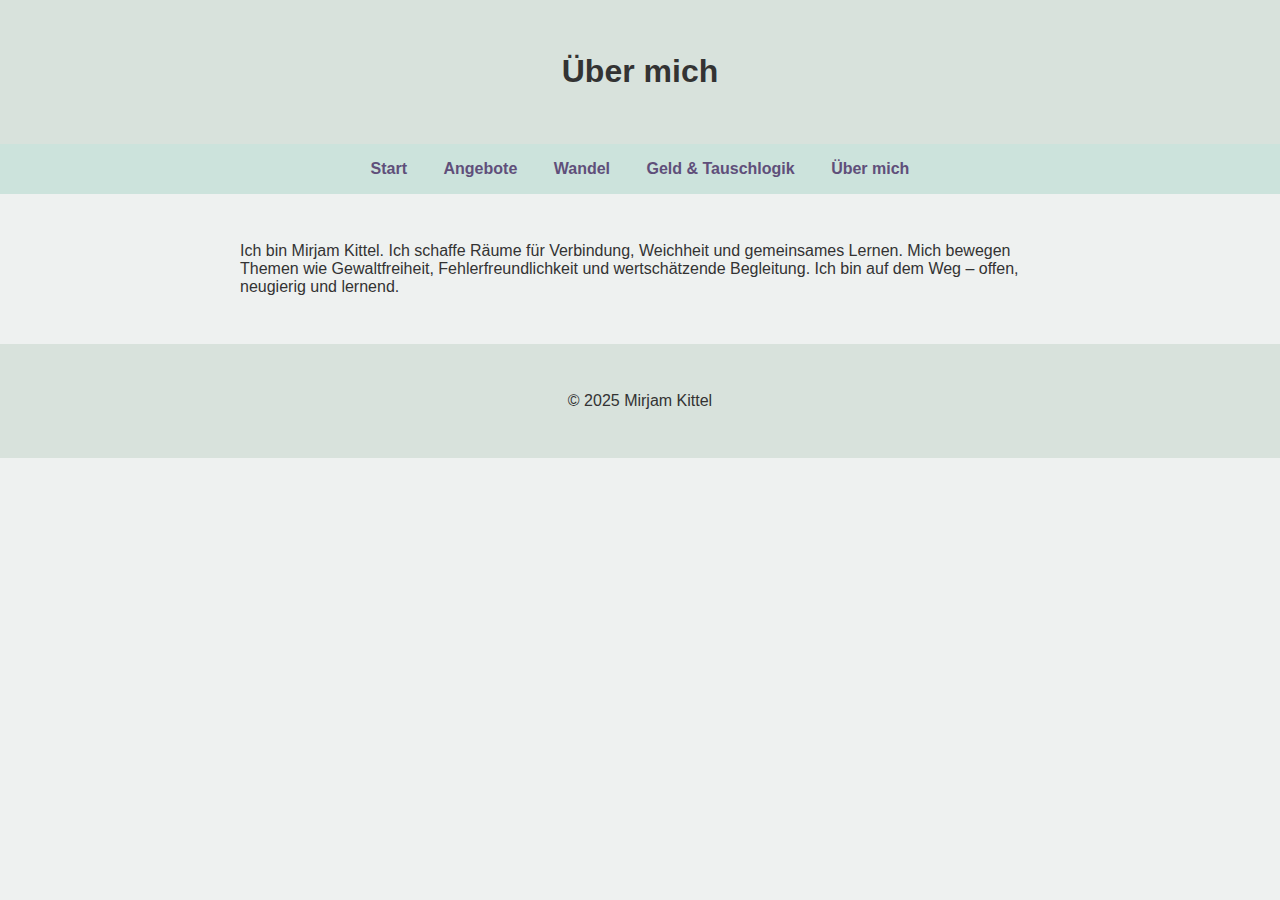
<file: about.html>
<!DOCTYPE html>
<html lang="de">
<head>
  <meta charset="utf-8">
  <meta name="viewport" content="width=device-width, initial-scale=1">
  <title>Über mich – systemischer-wandel.de</title>
  <meta name="description" content="Wer ich bin, was mich bewegt und wie ich begleite.">
  <style>
    body { margin: 0; font-family: sans-serif; background: #eef1f0; color: #333; }
    header, footer { background: #d8e2dc; padding: 2em 1em; text-align: center; }
    nav { background: #cce3dc; padding: 1em; text-align: center; }
    nav a { margin: 0 1em; color: #5f4f7a; text-decoration: none; font-weight: bold; }
    main { padding: 2em; max-width: 800px; margin: auto; }
  </style>
</head>
<body>
  <header>
    <h1>Über mich</h1>
  </header>
  <nav>
    <a href="start.html">Start</a>
    <a href="angebot.html">Angebote</a>
    <a href="wandel.html">Wandel</a>
    <a href="geld.html">Geld & Tauschlogik</a>
    <a href="about.html">Über mich</a>
  </nav>
  <main>
    <p>Ich bin Mirjam Kittel. Ich schaffe Räume für Verbindung, Weichheit und gemeinsames Lernen. Mich bewegen Themen wie Gewaltfreiheit, Fehlerfreundlichkeit und wertschätzende Begleitung. Ich bin auf dem Weg – offen, neugierig und lernend.</p>
  </main>
  <footer>
    <p>&copy; 2025 Mirjam Kittel</p>
  </footer>
</body>
</html>
</file>
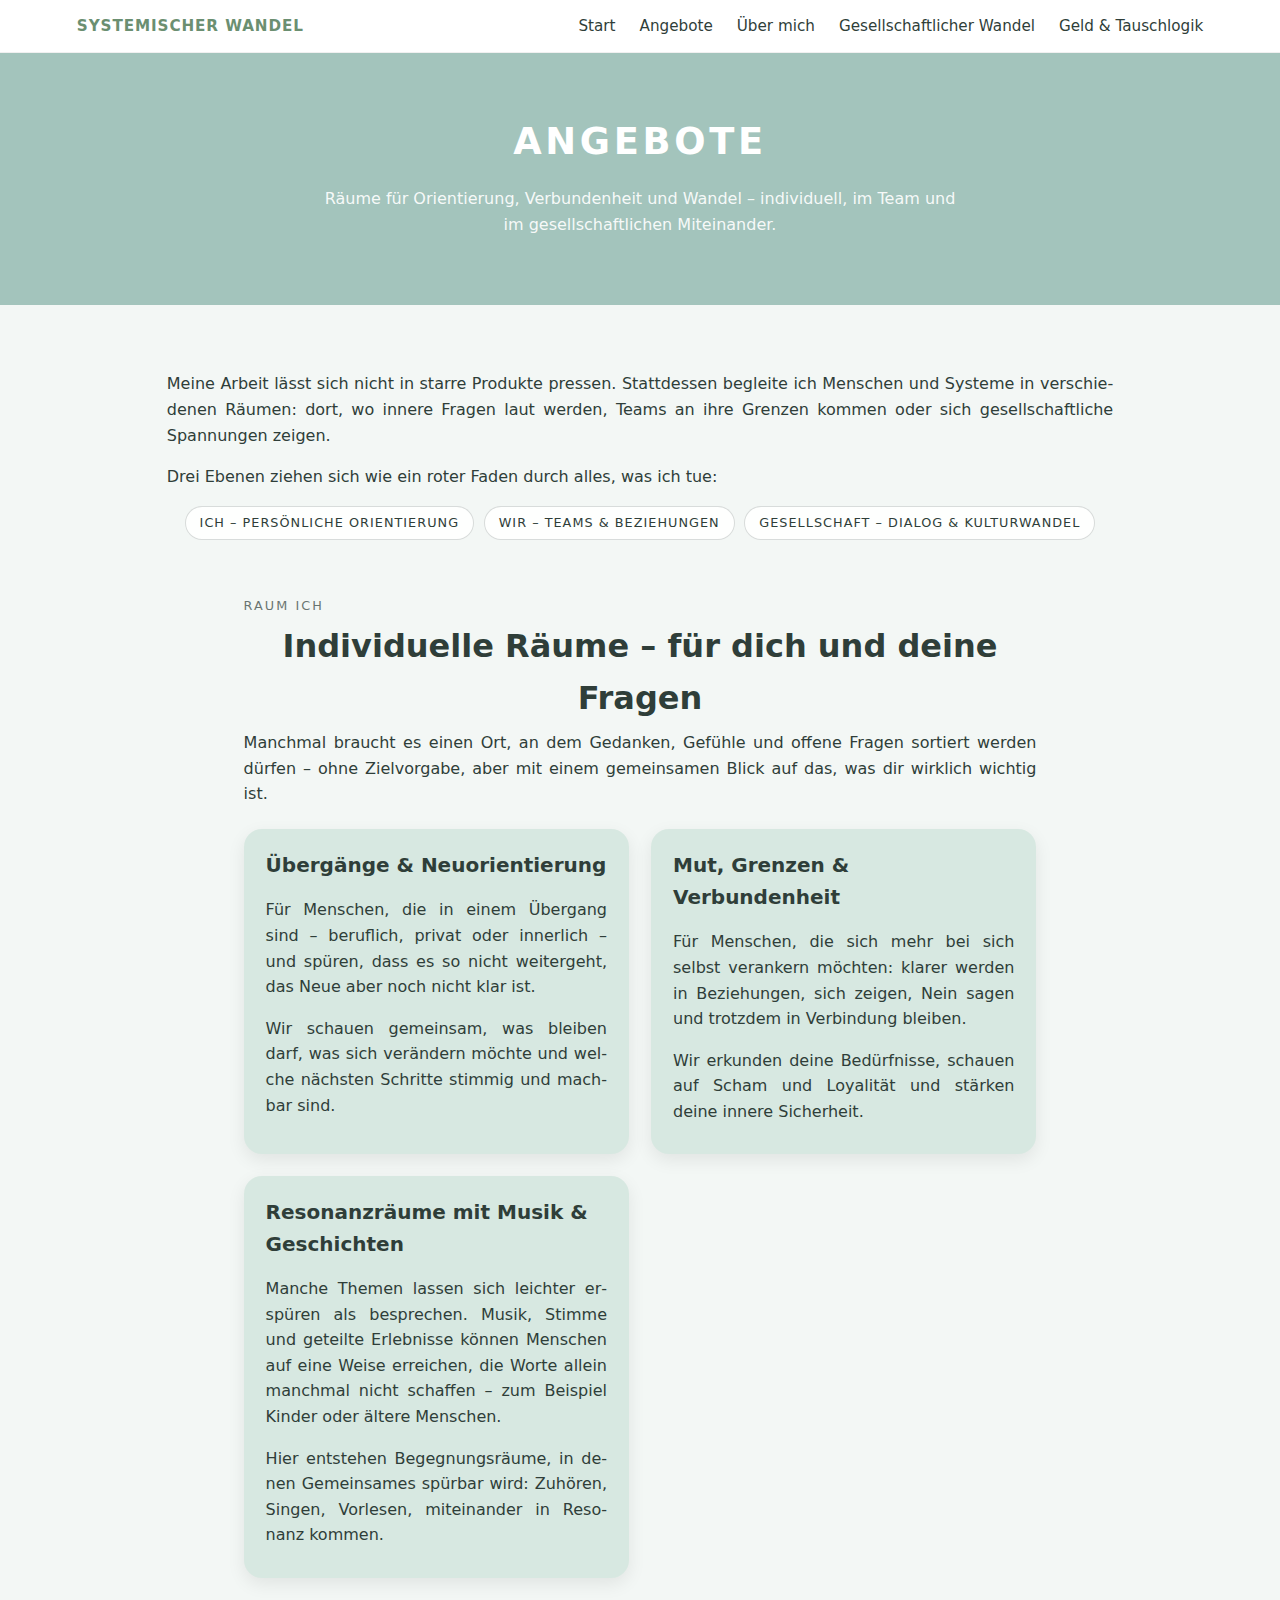
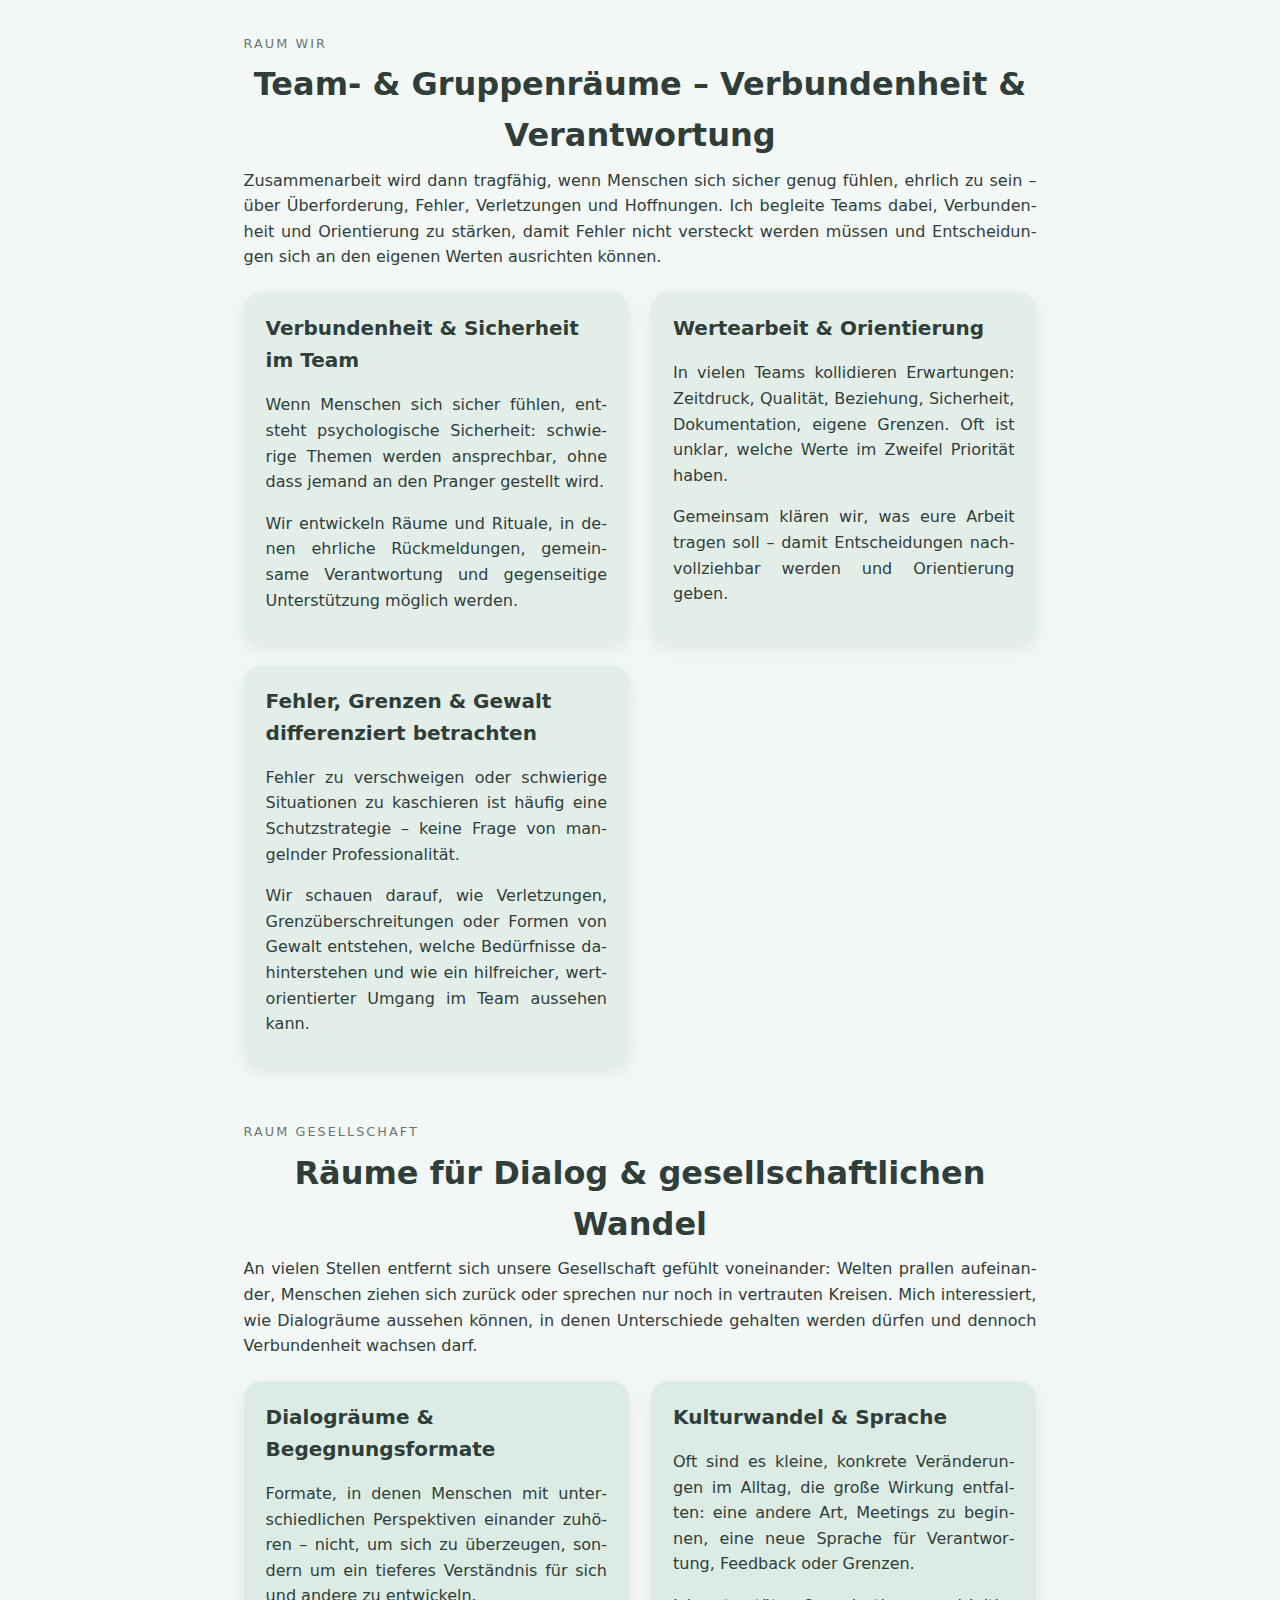
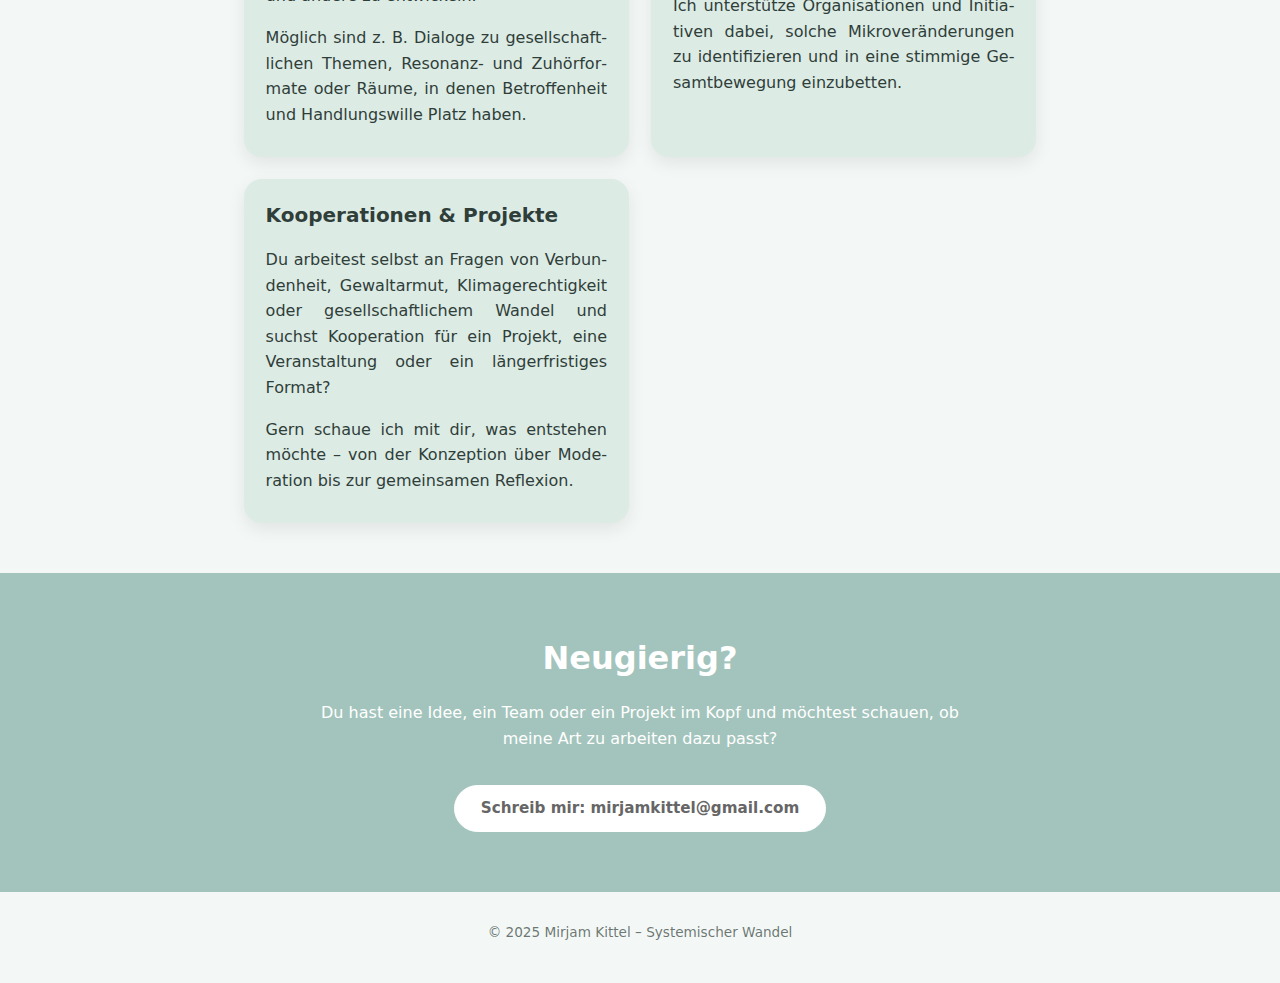
<file: angebote.html>
<!DOCTYPE html>
<html lang="de">
<head>
  <meta charset="UTF-8" />
  <meta name="viewport" content="width=device-width, initial-scale=1.0" />
  <title>Angebote – Systemischer Wandel</title>
  <link rel="stylesheet" href="styles.css" />
</head>

<body>
  <!-- Header -->
  <header>
    <div class="logo-text">SYSTEMISCHER WANDEL</div>
    <button class="nav-toggle" aria-label="Menü öffnen">☰</button>
    <nav>
      <a href="index.html">Start</a>
      <a href="angebote.html">Angebote</a>
      <a href="ueber-mich.html">Über mich</a>
      <a href="gesellschaftlicher-wandel.html">Gesellschaftlicher Wandel</a>
      <a href="geld-und-tauschlogik.html">Geld &amp; Tauschlogik</a>
    </nav>
  </header>

  <!-- Hero -->
  <section class="hero">
    <div class="hero-inner">
      <h1>ANGEBOTE</h1>
      <p>
        Räume für Orientierung, Verbundenheit und Wandel – individuell, im Team
        und im gesellschaftlichen Miteinander.
      </p>
    </div>
  </section>

  <!-- Angebots-Inhalt -->
  <section>
    <!-- Einleitung -->
    <div class="offer-intro">
      <p>
        Meine Arbeit lässt sich nicht in starre Produkte pressen. Stattdessen
        begleite ich Menschen und Systeme in verschiedenen Räumen: dort, wo
        innere Fragen laut werden, Teams an ihre Grenzen kommen oder sich
        gesellschaftliche Spannungen zeigen.
      </p>
      <p>
        Drei Ebenen ziehen sich wie ein roter Faden durch alles, was ich tue:
      </p>

      <div class="badge-row">
        <span class="badge">ICH – persönliche Orientierung</span>
        <span class="badge">WIR – Teams &amp; Beziehungen</span>
        <span class="badge">GESELLSCHAFT – Dialog &amp; Kulturwandel</span>
      </div>
    </div>

    <!-- ICH -->
    <div class="offer-section">
      <div class="offer-label">RAUM ICH</div>
      <h2>Individuelle Räume – für dich und deine Fragen</h2>
      <p>
        Manchmal braucht es einen Ort, an dem Gedanken, Gefühle und offene
        Fragen sortiert werden dürfen – ohne Zielvorgabe, aber mit einem
        gemeinsamen Blick auf das, was dir wirklich wichtig ist.
      </p>

      <div class="offer-grid">
        <!-- Karte 1 -->
        <div class="offer-card offer-card--ich">
          <h3>Übergänge &amp; Neuorientierung</h3>
          <p>
            Für Menschen, die in einem Übergang sind – beruflich, privat oder
            innerlich – und spüren, dass es so nicht weitergeht, das Neue aber
            noch nicht klar ist.
          </p>
          <p>
            Wir schauen gemeinsam, was bleiben darf, was sich verändern möchte
            und welche nächsten Schritte stimmig und machbar sind.
          </p>
        </div>

        <!-- Karte 2 -->
        <div class="offer-card offer-card--ich">
          <h3>Mut, Grenzen &amp; Verbundenheit</h3>
          <p>
            Für Menschen, die sich mehr bei sich selbst verankern möchten:
            klarer werden in Beziehungen, sich zeigen, Nein sagen und trotzdem
            in Verbindung bleiben.
          </p>
          <p>
            Wir erkunden deine Bedürfnisse, schauen auf Scham und Loyalität und
            stärken deine innere Sicherheit.
          </p>
        </div>

        <!-- Karte 3 -->
        <div class="offer-card offer-card--ich">
          <h3>Resonanzräume mit Musik &amp; Geschichten</h3>
          <p>
            Manche Themen lassen sich leichter erspüren als besprechen. Musik,
            Stimme und geteilte Erlebnisse können Menschen auf eine Weise
            erreichen, die Worte allein manchmal nicht schaffen – zum Beispiel
            Kinder oder ältere Menschen.
          </p>
          <p>
            Hier entstehen Begegnungsräume, in denen Gemeinsames spürbar wird:
            Zuhören, Singen, Vorlesen, miteinander in Resonanz kommen.
          </p>
        </div>
      </div>
    </div>

    <!-- WIR -->
    <div class="offer-section">
      <div class="offer-label">RAUM WIR</div>
      <h2>Team- &amp; Gruppenräume – Verbundenheit &amp; Verantwortung</h2>
      <p>
        Zusammenarbeit wird dann tragfähig, wenn Menschen sich sicher genug
        fühlen, ehrlich zu sein – über Überforderung, Fehler, Verletzungen und
        Hoffnungen. Ich begleite Teams dabei, Verbundenheit und Orientierung zu
        stärken, damit Fehler nicht versteckt werden müssen und Entscheidungen
        sich an den eigenen Werten ausrichten können.
      </p>

      <div class="offer-grid">
        <!-- Karte 1 -->
        <div class="offer-card offer-card--wir">
          <h3>Verbundenheit &amp; Sicherheit im Team</h3>
          <p>
            Wenn Menschen sich sicher fühlen, entsteht psychologische
            Sicherheit: schwierige Themen werden ansprechbar, ohne dass jemand
            an den Pranger gestellt wird.
          </p>
          <p>
            Wir entwickeln Räume und Rituale, in denen ehrliche Rückmeldungen,
            gemeinsame Verantwortung und gegenseitige Unterstützung möglich
            werden.
          </p>
        </div>

        <!-- Karte 2 -->
        <div class="offer-card offer-card--wir">
          <h3>Wertearbeit &amp; Orientierung</h3>
          <p>
            In vielen Teams kollidieren Erwartungen: Zeitdruck, Qualität,
            Beziehung, Sicherheit, Dokumentation, eigene Grenzen. Oft ist
            unklar, welche Werte im Zweifel Priorität haben.
          </p>
          <p>
            Gemeinsam klären wir, was eure Arbeit tragen soll – damit
            Entscheidungen nachvollziehbar werden und Orientierung geben.
          </p>
        </div>

        <!-- Karte 3 -->
        <div class="offer-card offer-card--wir">
          <h3>Fehler, Grenzen &amp; Gewalt differenziert betrachten</h3>
          <p>
            Fehler zu verschweigen oder schwierige Situationen zu kaschieren ist
            häufig eine Schutzstrategie – keine Frage von mangelnder
            Professionalität.
          </p>
          <p>
            Wir schauen darauf, wie Verletzungen, Grenzüberschreitungen oder
            Formen von Gewalt entstehen, welche Bedürfnisse dahinterstehen und
            wie ein hilfreicher, wertorientierter Umgang im Team aussehen kann.
          </p>
        </div>
      </div>
    </div>

    <!-- GESELLSCHAFT -->
    <div class="offer-section">
      <div class="offer-label">RAUM GESELLSCHAFT</div>
      <h2>Räume für Dialog &amp; gesellschaftlichen Wandel</h2>
      <p>
        An vielen Stellen entfernt sich unsere Gesellschaft gefühlt
        voneinander: Welten prallen aufeinander, Menschen ziehen sich zurück
        oder sprechen nur noch in vertrauten Kreisen. Mich interessiert, wie
        Dialogräume aussehen können, in denen Unterschiede gehalten werden
        dürfen und dennoch Verbundenheit wachsen darf.
      </p>

      <div class="offer-grid">
        <!-- Karte 1 -->
        <div class="offer-card offer-card--gesellschaft">
          <h3>Dialogräume &amp; Begegnungsformate</h3>
          <p>
            Formate, in denen Menschen mit unterschiedlichen Perspektiven
            einander zuhören – nicht, um sich zu überzeugen, sondern um ein
            tieferes Verständnis für sich und andere zu entwickeln.
          </p>
          <p>
            Möglich sind z.&nbsp;B. Dialoge zu gesellschaftlichen Themen,
            Resonanz- und Zuhörformate oder Räume, in denen Betroffenheit und
            Handlungswille Platz haben.
          </p>
        </div>

        <!-- Karte 2 -->
        <div class="offer-card offer-card--gesellschaft">
          <h3>Kulturwandel &amp; Sprache</h3>
          <p>
            Oft sind es kleine, konkrete Veränderungen im Alltag, die große
            Wirkung entfalten: eine andere Art, Meetings zu beginnen, eine neue
            Sprache für Verantwortung, Feedback oder Grenzen.
          </p>
          <p>
            Ich unterstütze Organisationen und Initiativen dabei, solche
            Mikroveränderungen zu identifizieren und in eine stimmige
            Gesamtbewegung einzubetten.
          </p>
        </div>

        <!-- Karte 3 -->
        <div class="offer-card offer-card--gesellschaft">
          <h3>Kooperationen &amp; Projekte</h3>
          <p>
            Du arbeitest selbst an Fragen von Verbundenheit, Gewaltarmut,
            Klimagerechtigkeit oder gesellschaftlichem Wandel und suchst
            Kooperation für ein Projekt, eine Veranstaltung oder ein
            längerfristiges Format?
          </p>
          <p>
            Gern schaue ich mit dir, was entstehen möchte – von der
            Konzeption über Moderation bis zur gemeinsamen Reflexion.
          </p>
        </div>
      </div>
    </div>
  </section>

  <!-- Kontakt / Neugierig -->
  <section class="cta" id="kontakt">
    <h2>Neugierig?</h2>
    <p>
      Du hast eine Idee, ein Team oder ein Projekt im Kopf und möchtest schauen,
      ob meine Art zu arbeiten dazu passt?
    </p>
    <a href="mailto:mirjamkittel@gmail.com" class="btn-pill">
      Schreib mir: mirjamkittel@gmail.com
    </a>
  </section>

  <!-- Footer -->
  <footer>
    © 2025 Mirjam Kittel – Systemischer Wandel
  </footer>

  <!-- Mobile-Menü -->
  <script>
    const nav = document.querySelector("nav");
    const toggle = document.querySelector(".nav-toggle");
    if (toggle && nav) {
      toggle.addEventListener("click", () => {
        nav.classList.toggle("open");
      });
    }
  </script>
</body>
</html>
</file>
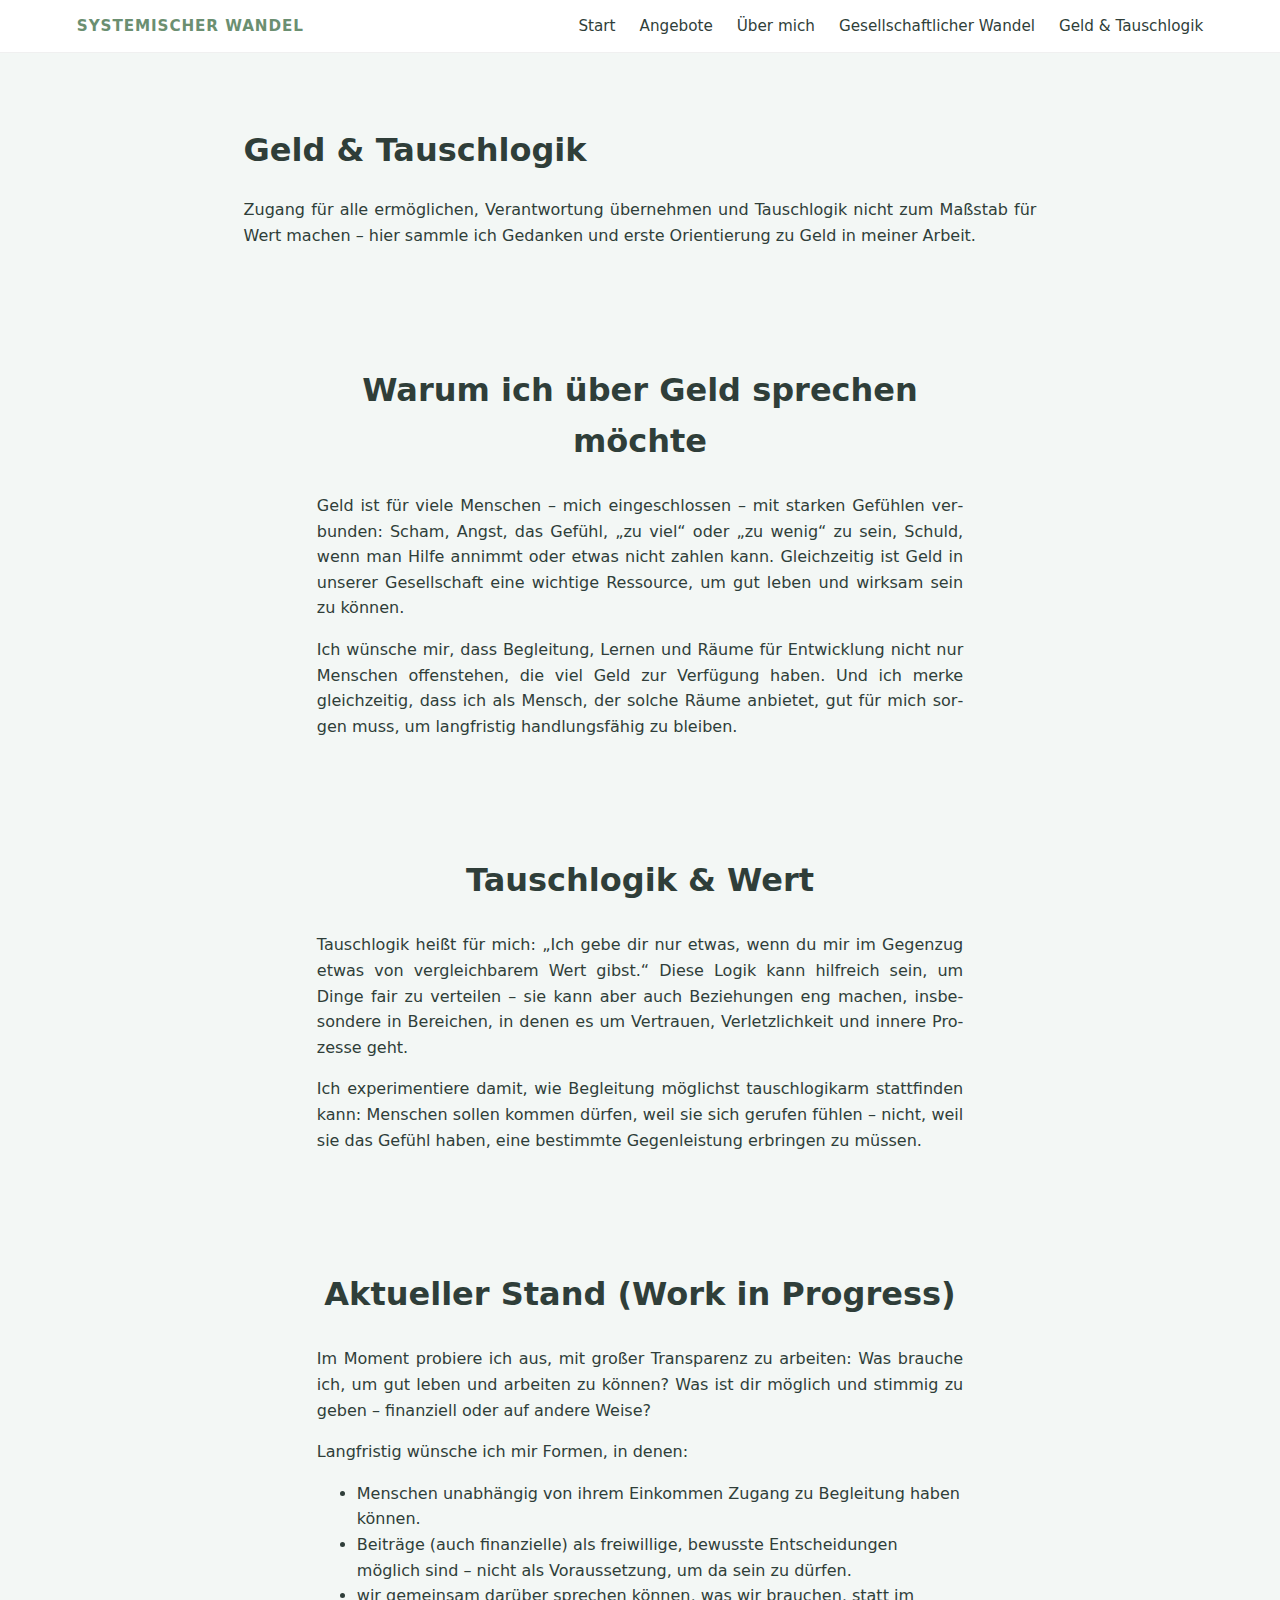
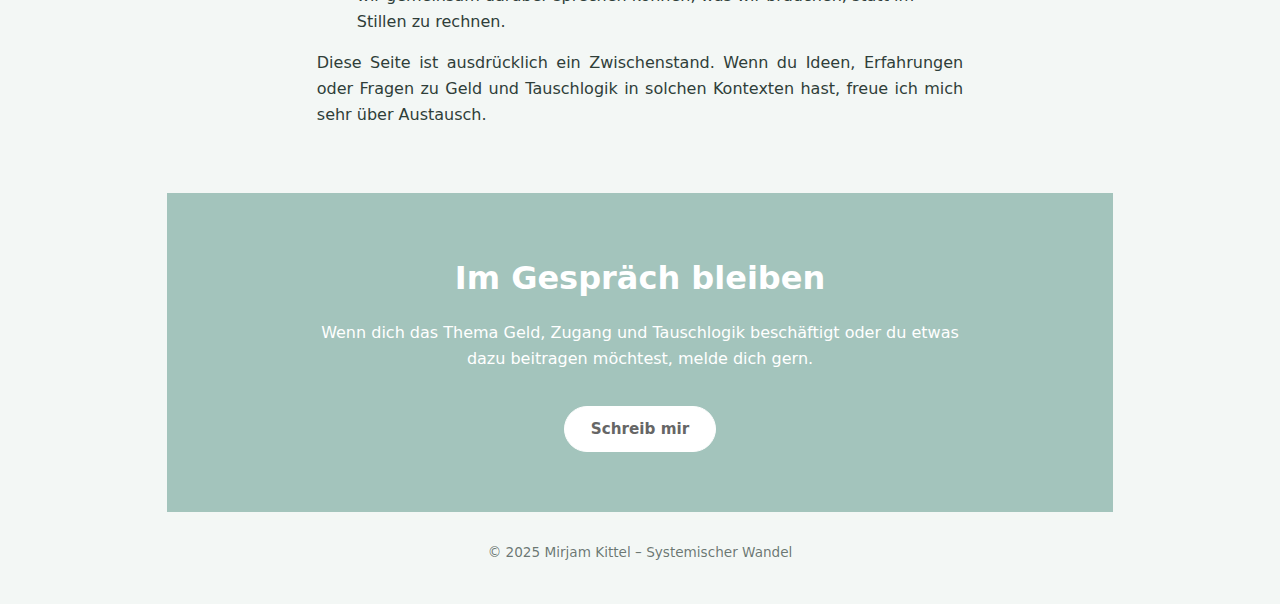
<file: geld-und-tauschlogik.html>
<!DOCTYPE html>
<html lang="de">
<head>
  <meta charset="UTF-8" />
  <meta name="viewport" content="width=device-width, initial-scale=1.0" />
  <title>Geld &amp; Tauschlogik – Systemischer Wandel</title>
  <link rel="stylesheet" href="styles.css" />
</head>

<body>
  <header>
    <div class="logo-text">Systemischer Wandel</div>
    <button class="nav-toggle" aria-label="Menü öffnen">
      ☰
    </button>
    <nav>
      <a href="index.html">Start</a>
      <a href="angebote.html">Angebote</a>
      <a href="ueber-mich.html">Über mich</a>
      <a href="gesellschaftlicher-wandel.html">Gesellschaftlicher Wandel</a>
      <a href="geld-und-tauschlogik.html">Geld &amp; Tauschlogik</a>
    </nav>
  </header>

  <main>
    <section class="hero--small">
      <div class="hero--small-inner">
        <h1>Geld &amp; Tauschlogik</h1>
        <p>
          Zugang für alle ermöglichen, Verantwortung übernehmen und
          Tauschlogik nicht zum Maßstab für Wert machen – hier sammle ich
          Gedanken und erste Orientierung zu Geld in meiner Arbeit.
        </p>
      </div>
    </section>

    <section class="narrow">
      <h2>Warum ich über Geld sprechen möchte</h2>
      <p>
        Geld ist für viele Menschen – mich eingeschlossen – mit starken
        Gefühlen verbunden: Scham, Angst, das Gefühl, „zu viel“ oder „zu
        wenig“ zu sein, Schuld, wenn man Hilfe annimmt oder etwas nicht
        zahlen kann. Gleichzeitig ist Geld in unserer Gesellschaft eine
        wichtige Ressource, um gut leben und wirksam sein zu können.
      </p>

      <p>
        Ich wünsche mir, dass Begleitung, Lernen und Räume für Entwicklung
        nicht nur Menschen offenstehen, die viel Geld zur Verfügung haben.
        Und ich merke gleichzeitig, dass ich als Mensch, der solche Räume
        anbietet, gut für mich sorgen muss, um langfristig handlungsfähig
        zu bleiben.
      </p>
    </section>

    <section class="narrow">
      <h2>Tauschlogik &amp; Wert</h2>
      <p>
        Tauschlogik heißt für mich: „Ich gebe dir nur etwas, wenn du mir im
        Gegenzug etwas von vergleichbarem Wert gibst.“ Diese Logik kann
        hilfreich sein, um Dinge fair zu verteilen – sie kann aber auch
        Beziehungen eng machen, insbesondere in Bereichen, in denen es
        um Vertrauen, Verletzlichkeit und innere Prozesse geht.
      </p>

      <p>
        Ich experimentiere damit, wie Begleitung möglichst
        tauschlogikarm stattfinden kann: Menschen sollen kommen dürfen,
        weil sie sich gerufen fühlen – nicht, weil sie das Gefühl haben,
        eine bestimmte Gegenleistung erbringen zu müssen.
      </p>
    </section>

    <section class="narrow">
      <h2>Aktueller Stand (Work in Progress)</h2>
      <p>
        Im Moment probiere ich aus, mit großer Transparenz zu arbeiten:
        Was brauche ich, um gut leben und arbeiten zu können? Was ist dir
        möglich und stimmig zu geben – finanziell oder auf andere Weise?
      </p>

      <p>
        Langfristig wünsche ich mir Formen, in denen:
      </p>
      <ul>
        <li>
          Menschen unabhängig von ihrem Einkommen Zugang zu Begleitung
          haben können.
        </li>
        <li>
          Beiträge (auch finanzielle) als freiwillige, bewusste Entscheidungen
          möglich sind – nicht als Voraussetzung, um da sein zu dürfen.
        </li>
        <li>
          wir gemeinsam darüber sprechen können, was wir brauchen, statt
          im Stillen zu rechnen.
        </li>
      </ul>

      <p>
        Diese Seite ist ausdrücklich ein Zwischenstand. Wenn du Ideen,
        Erfahrungen oder Fragen zu Geld und Tauschlogik in solchen Kontexten
        hast, freue ich mich sehr über Austausch.
      </p>
    </section>

    <section class="cta">
      <h2>Im Gespräch bleiben</h2>
      <p>
        Wenn dich das Thema Geld, Zugang und Tauschlogik beschäftigt oder du
        etwas dazu beitragen möchtest, melde dich gern.
      </p>
      <a href="mailto:hallo@systemischer-wandel.de" class="btn-pill">
        Schreib mir
      </a>
    </section>
  </main>

  <footer>
    © 2025 Mirjam Kittel – Systemischer Wandel
  </footer>

  <script src="script.js"></script>
</body>
</html>
</file>
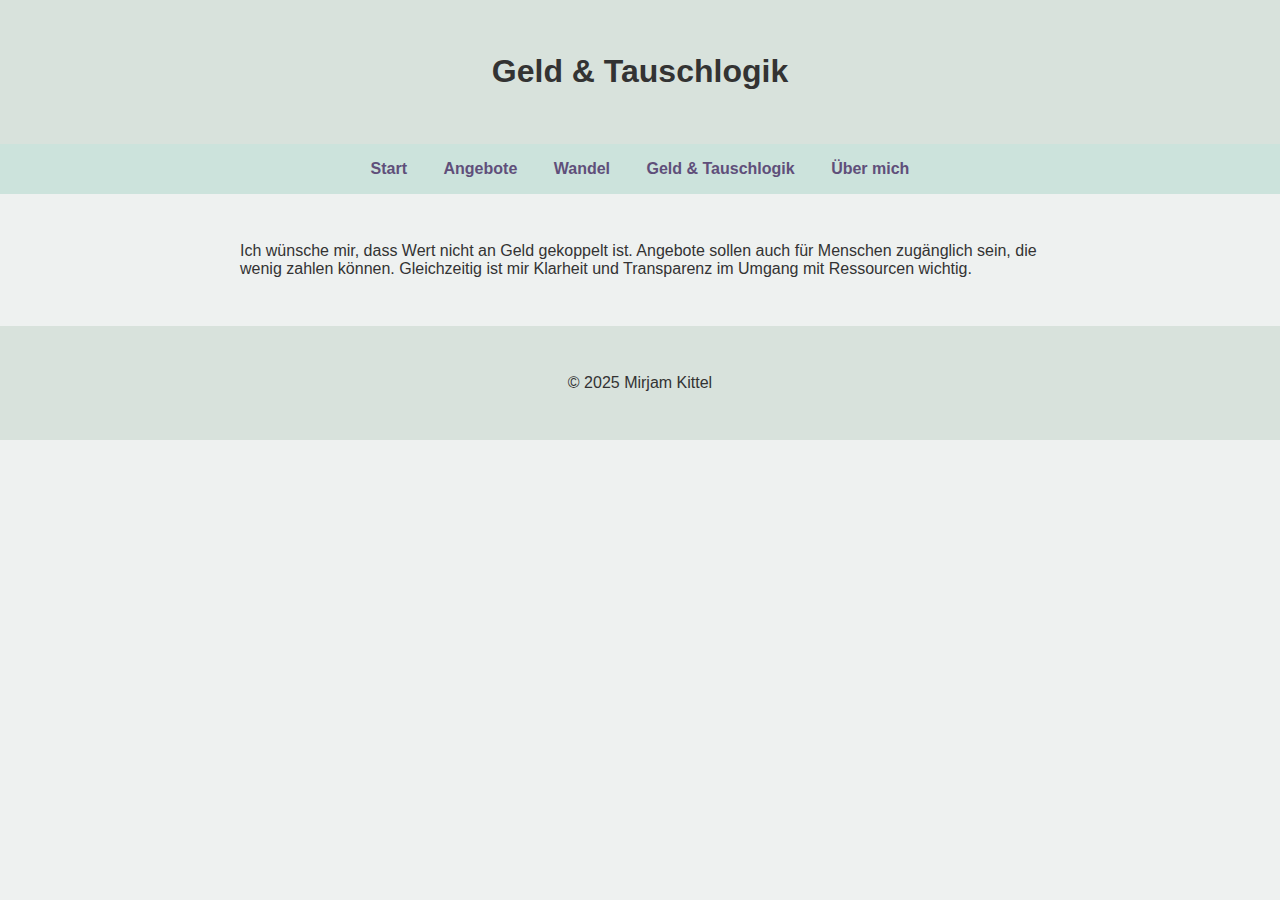
<file: geld.html>
<!DOCTYPE html>
<html lang="de">
<head>
  <meta charset="utf-8">
  <meta name="viewport" content="width=device-width, initial-scale=1">
  <title>Geld & Tauschlogik – systemischer-wandel.de</title>
  <meta name="description" content="Gedanken zu einem solidarischeren Umgang mit Geld, Wertschätzung und Verantwortung.">
  <style>
    body { margin: 0; font-family: sans-serif; background: #eef1f0; color: #333; }
    header, footer { background: #d8e2dc; padding: 2em 1em; text-align: center; }
    nav { background: #cce3dc; padding: 1em; text-align: center; }
    nav a { margin: 0 1em; color: #5f4f7a; text-decoration: none; font-weight: bold; }
    main { padding: 2em; max-width: 800px; margin: auto; }
  </style>
</head>
<body>
  <header>
    <h1>Geld & Tauschlogik</h1>
  </header>
  <nav>
    <a href="start.html">Start</a>
    <a href="angebot.html">Angebote</a>
    <a href="wandel.html">Wandel</a>
    <a href="geld.html">Geld & Tauschlogik</a>
    <a href="about.html">Über mich</a>
  </nav>
  <main>
    <p>Ich wünsche mir, dass Wert nicht an Geld gekoppelt ist. Angebote sollen auch für Menschen zugänglich sein, die wenig zahlen können. Gleichzeitig ist mir Klarheit und Transparenz im Umgang mit Ressourcen wichtig.</p>
  </main>
  <footer>
    <p>&copy; 2025 Mirjam Kittel</p>
  </footer>
</body>
</html>
</file>
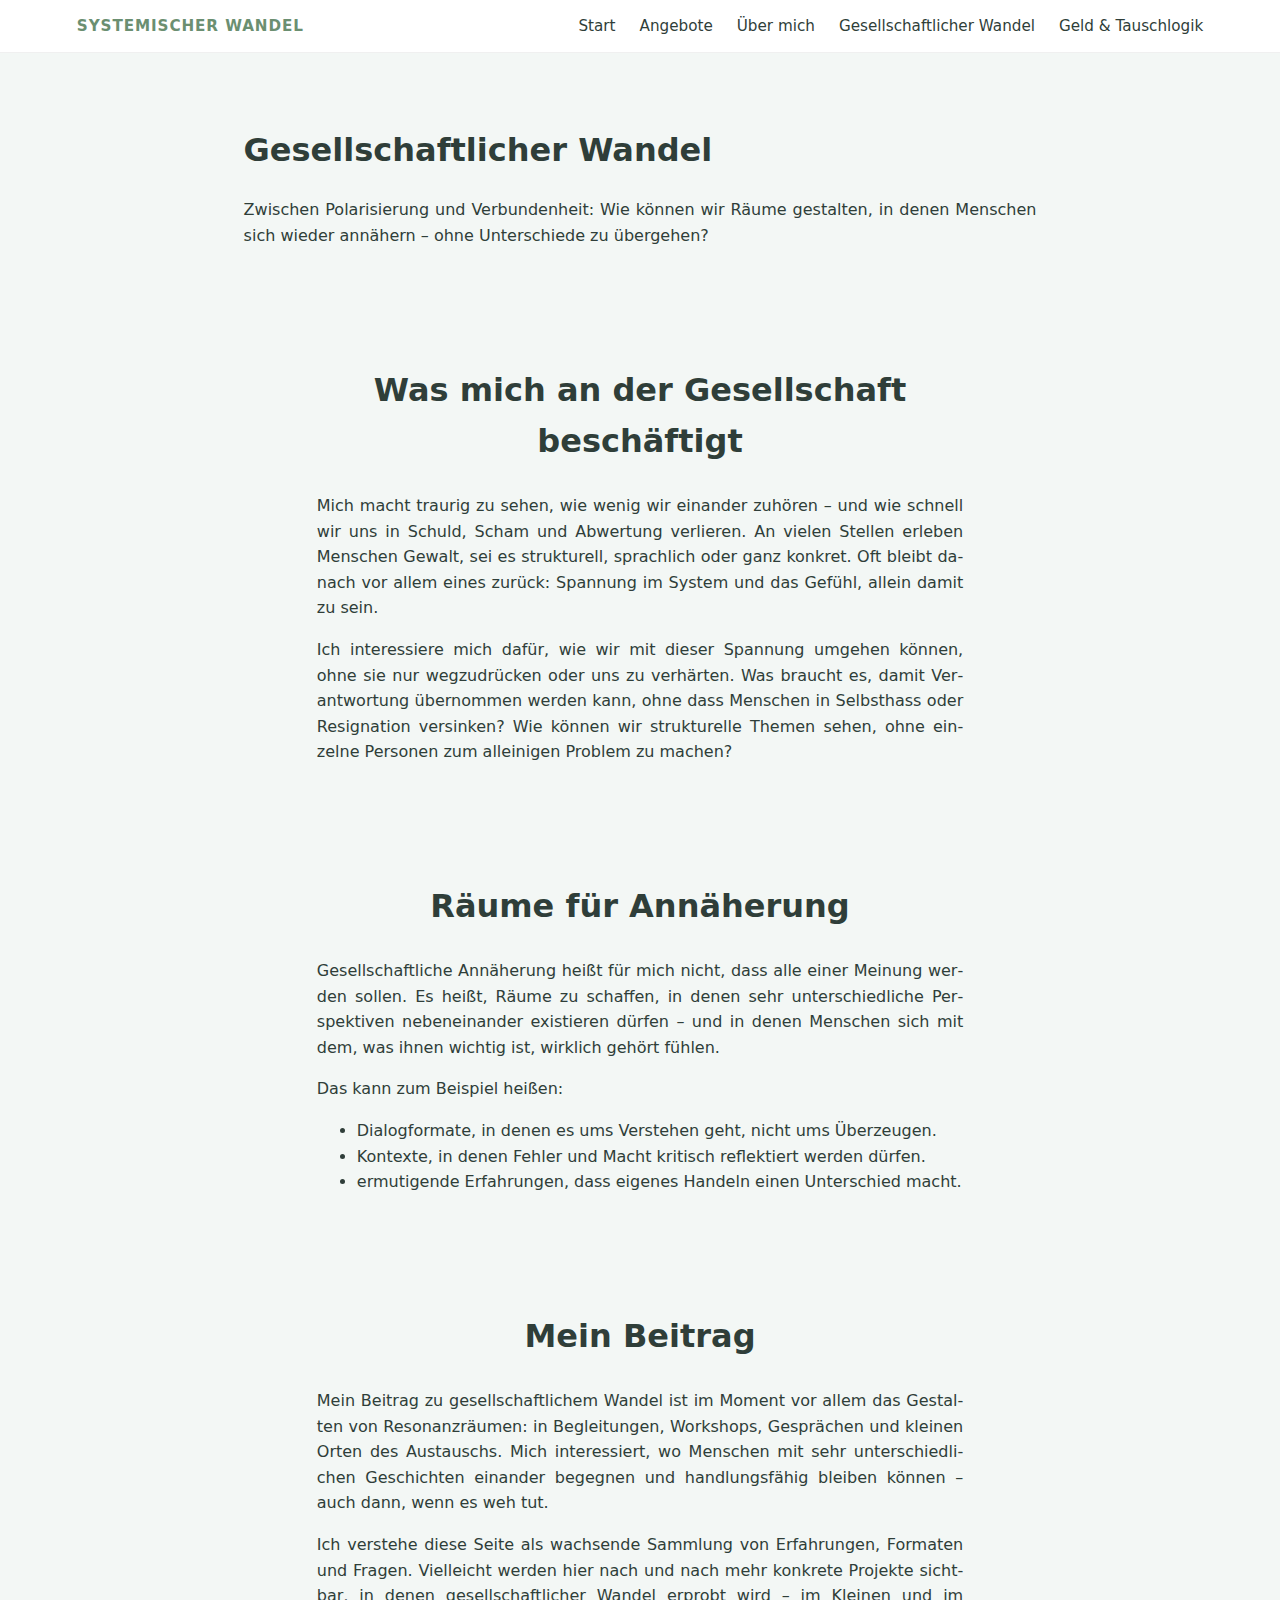
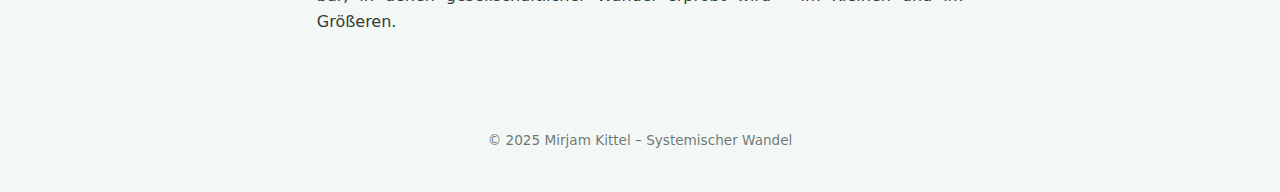
<file: gesellschaftlicher-wandel.html>
<!DOCTYPE html>
<html lang="de">
<head>
  <meta charset="UTF-8" />
  <meta name="viewport" content="width=device-width, initial-scale=1.0" />
  <title>Gesellschaftlicher Wandel – Systemischer Wandel</title>
  <link rel="stylesheet" href="styles.css" />
</head>

<body>
  <header>
    <div class="logo-text">Systemischer Wandel</div>
    <button class="nav-toggle" aria-label="Menü öffnen">
      ☰
    </button>
    <nav>
      <a href="index.html">Start</a>
      <a href="angebote.html">Angebote</a>
      <a href="ueber-mich.html">Über mich</a>
      <a href="gesellschaftlicher-wandel.html">Gesellschaftlicher Wandel</a>
      <a href="geld-und-tauschlogik.html">Geld &amp; Tauschlogik</a>
    </nav>
  </header>

  <main>
    <section class="hero--small">
      <div class="hero--small-inner">
        <h1>Gesellschaftlicher Wandel</h1>
        <p>
          Zwischen Polarisierung und Verbundenheit: Wie können wir Räume
          gestalten, in denen Menschen sich wieder annähern – ohne
          Unterschiede zu übergehen?
        </p>
      </div>
    </section>

    <section class="narrow">
      <h2>Was mich an der Gesellschaft beschäftigt</h2>
      <p>
        Mich macht traurig zu sehen, wie wenig wir einander zuhören – und wie
        schnell wir uns in Schuld, Scham und Abwertung verlieren. An vielen
        Stellen erleben Menschen Gewalt, sei es strukturell, sprachlich oder
        ganz konkret. Oft bleibt danach vor allem eines zurück: Spannung im
        System und das Gefühl, allein damit zu sein.
      </p>

      <p>
        Ich interessiere mich dafür, wie wir mit dieser Spannung umgehen
        können, ohne sie nur wegzudrücken oder uns zu verhärten. Was braucht
        es, damit Verantwortung übernommen werden kann, ohne dass Menschen
        in Selbsthass oder Resignation versinken? Wie können wir strukturelle
        Themen sehen, ohne einzelne Personen zum alleinigen Problem zu machen?
      </p>
    </section>

    <section class="narrow">
      <h2>Räume für Annäherung</h2>
      <p>
        Gesellschaftliche Annäherung heißt für mich nicht, dass alle einer
        Meinung werden sollen. Es heißt, Räume zu schaffen, in denen sehr
        unterschiedliche Perspektiven nebeneinander existieren dürfen – und
        in denen Menschen sich mit dem, was ihnen wichtig ist, wirklich
        gehört fühlen.
      </p>

      <p>
        Das kann zum Beispiel heißen:
      </p>
      <ul>
        <li>Dialogformate, in denen es ums Verstehen geht, nicht ums Überzeugen.</li>
        <li>Kontexte, in denen Fehler und Macht kritisch reflektiert werden dürfen.</li>
        <li>ermutigende Erfahrungen, dass eigenes Handeln einen Unterschied macht.</li>
      </ul>
    </section>

    <section class="narrow">
      <h2>Mein Beitrag</h2>
      <p>
        Mein Beitrag zu gesellschaftlichem Wandel ist im Moment vor allem das
        Gestalten von Resonanzräumen: in Begleitungen, Workshops, Gesprächen
        und kleinen Orten des Austauschs. Mich interessiert, wo Menschen mit
        sehr unterschiedlichen Geschichten einander begegnen und
        handlungsfähig bleiben können – auch dann, wenn es weh tut.
      </p>
      <p>
        Ich verstehe diese Seite als wachsende Sammlung von Erfahrungen,
        Formaten und Fragen. Vielleicht werden hier nach und nach mehr
        konkrete Projekte sichtbar, in denen gesellschaftlicher Wandel
        erprobt wird – im Kleinen und im Größeren.
      </p>
    </section>
  </main>

  <footer>
    © 2025 Mirjam Kittel – Systemischer Wandel
  </footer>

  <script src="script.js"></script>
</body>
</html>
</file>
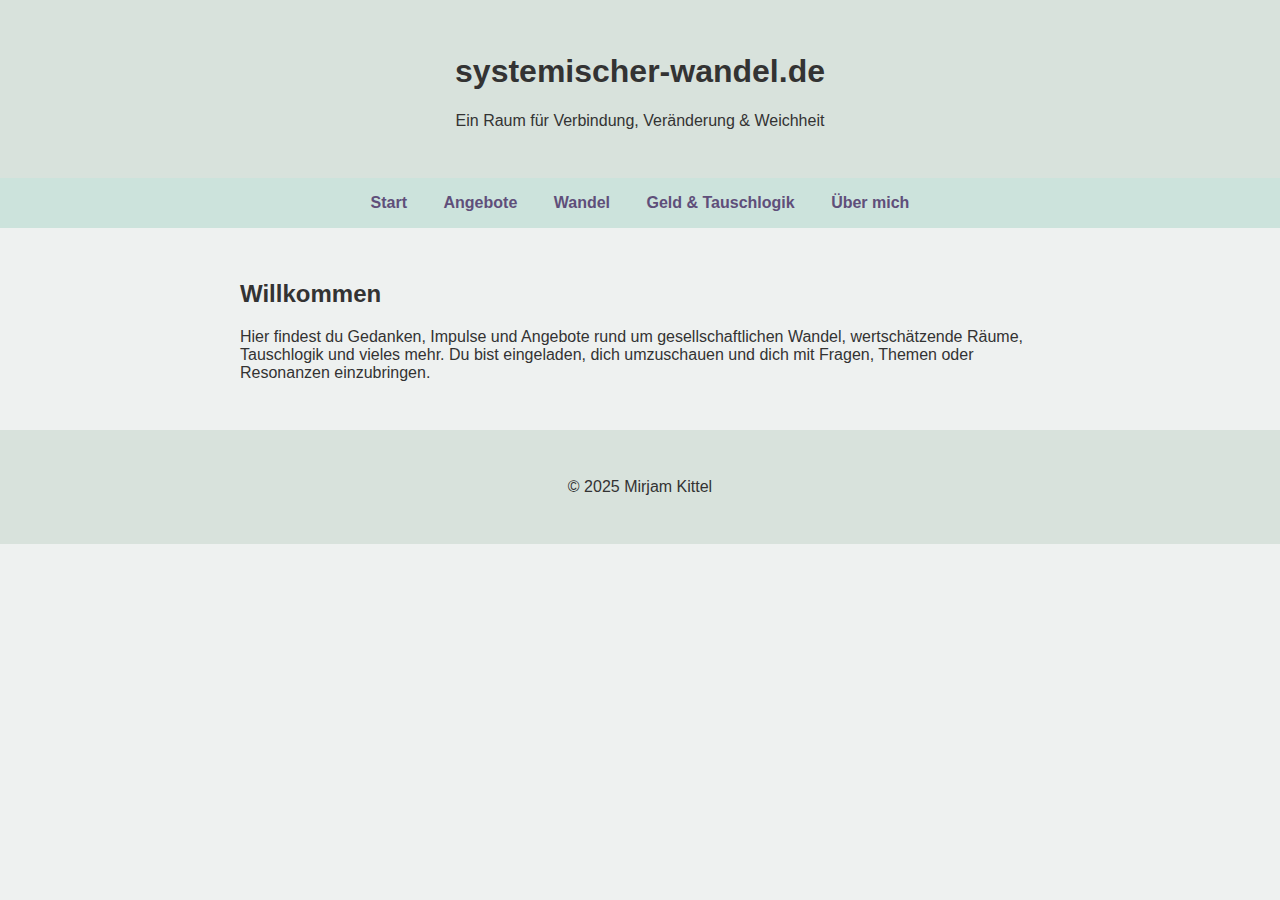
<file: start.html>
<!DOCTYPE html>
<html lang="de">
<head>
  <meta charset="utf-8">
  <meta name="viewport" content="width=device-width, initial-scale=1">
  <title>Willkommen – systemischer-wandel.de</title>
  <meta name="description" content="Ein Ort für Gedanken zu Wandel, Gemeinschaft, Tauschlogik und Menschlichkeit.">
  <style>
    body { margin: 0; font-family: sans-serif; background: #eef1f0; color: #333; }
    header, footer { background: #d8e2dc; padding: 2em 1em; text-align: center; }
    nav { background: #cce3dc; padding: 1em; text-align: center; }
    nav a { margin: 0 1em; color: #5f4f7a; text-decoration: none; font-weight: bold; }
    main { padding: 2em; max-width: 800px; margin: auto; }
  </style>
</head>
<body>
  <header>
    <h1>systemischer-wandel.de</h1>
    <p>Ein Raum für Verbindung, Veränderung & Weichheit</p>
  </header>
  <nav>
    <a href="start.html">Start</a>
    <a href="angebot.html">Angebote</a>
    <a href="wandel.html">Wandel</a>
    <a href="geld.html">Geld & Tauschlogik</a>
    <a href="about.html">Über mich</a>
  </nav>
  <main>
    <h2>Willkommen</h2>
    <p>Hier findest du Gedanken, Impulse und Angebote rund um gesellschaftlichen Wandel, wertschätzende Räume, Tauschlogik und vieles mehr. Du bist eingeladen, dich umzuschauen und dich mit Fragen, Themen oder Resonanzen einzubringen.</p>
  </main>
  <footer>
    <p>&copy; 2025 Mirjam Kittel</p>
  </footer>
</body>
</html>
</file>
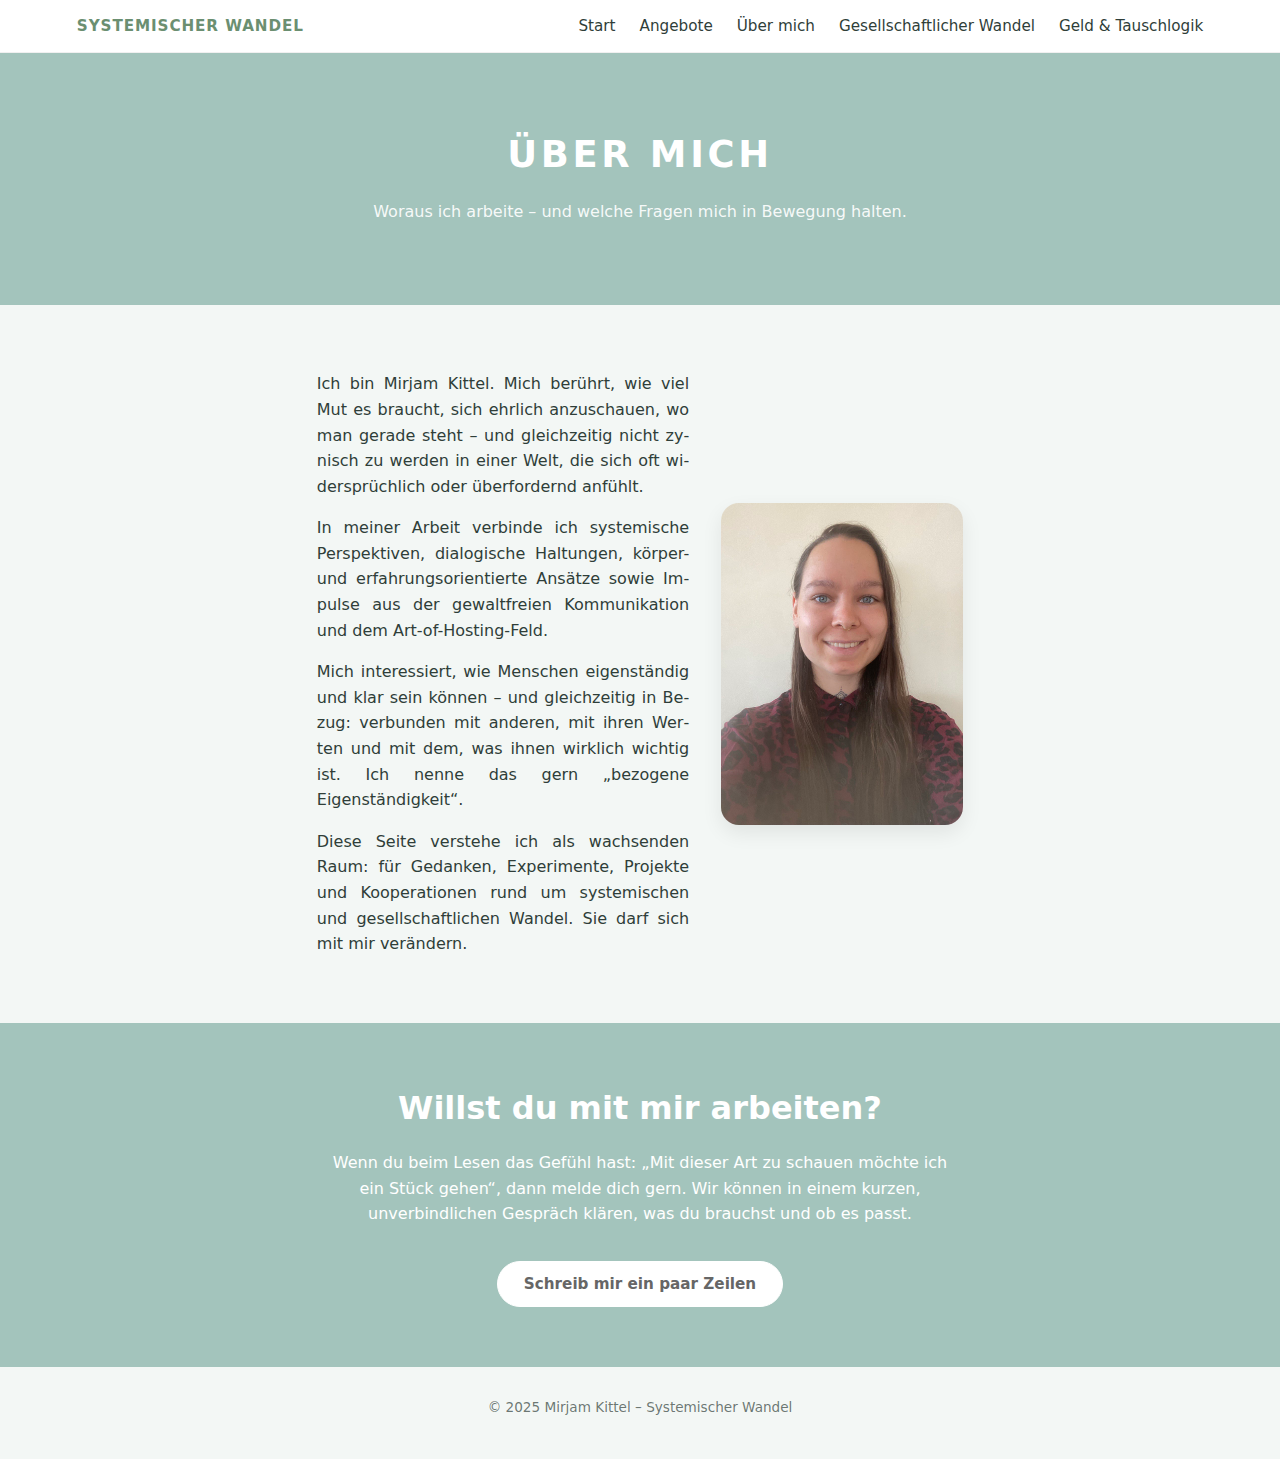
<file: ueber-mich.html>
<!DOCTYPE html>
<html lang="de">
<head>
  <meta charset="UTF-8" />
  <meta name="viewport" content="width=device-width, initial-scale=1.0" />
  <title>Über mich – Systemischer Wandel</title>
  <link rel="stylesheet" href="styles.css" />
</head>
<body>

<header>
  <div class="logo-text">SYSTEMISCHER WANDEL</div>
  <button class="nav-toggle" aria-label="Menü öffnen">☰</button>
  <nav>
    <a href="index.html">Start</a>
    <a href="angebote.html">Angebote</a>
    <a href="ueber-mich.html">Über mich</a>
    <a href="gesellschaftlicher-wandel.html">Gesellschaftlicher Wandel</a>
    <a href="geld-und-tauschlogik.html">Geld &amp; Tauschlogik</a>
  </nav>
</header>

<section class="hero">
  <div class="hero-inner">
    <h1>ÜBER MICH</h1>
    <p>
      Woraus ich arbeite – und welche Fragen mich in Bewegung halten.
    </p>
  </div>
</section>

<section class="narrow">
  <div class="about-layout">
    <div>
      <p>
        Ich bin Mirjam Kittel. Mich berührt, wie viel Mut es braucht,
        sich ehrlich anzuschauen, wo man gerade steht – und gleichzeitig
        nicht zynisch zu werden in einer Welt, die sich oft widersprüchlich
        oder überfordernd anfühlt.
      </p>
      <p>
        In meiner Arbeit verbinde ich systemische Perspektiven, dialogische
        Haltungen, körper- und erfahrungsorientierte Ansätze sowie Impulse
        aus der gewaltfreien Kommunikation und dem Art-of-Hosting-Feld.
      </p>
      <p>
        Mich interessiert, wie Menschen eigenständig und klar sein können
        – und gleichzeitig in Bezug: verbunden mit anderen, mit ihren
        Werten und mit dem, was ihnen wirklich wichtig ist. Ich nenne das
        gern „bezogene Eigenständigkeit“.
      </p>
      <p>
        Diese Seite verstehe ich als wachsenden Raum: für Gedanken,
        Experimente, Projekte und Kooperationen rund um systemischen und
        gesellschaftlichen Wandel. Sie darf sich mit mir verändern.
      </p>
    </div>

    <div class="about-photo-wrapper">
      <img
        src="Profilbild.jpeg"
        alt="Mirjam Kittel"
        class="about-photo"
      />
    </div>
  </div>
</section>

<section class="cta">
  <div class="cta-inner">
    <h2>Willst du mit mir arbeiten?</h2>
    <p>
      Wenn du beim Lesen das Gefühl hast: „Mit dieser Art zu schauen möchte
      ich ein Stück gehen“, dann melde dich gern. Wir können in einem
      kurzen, unverbindlichen Gespräch klären, was du brauchst und ob es
      passt.
    </p>
    <a href="mailto:mirjamkittel@gmail.com" class="btn-pill">
      Schreib mir ein paar Zeilen
    </a>
  </div>
</section>

<footer>
  © 2025 Mirjam Kittel – Systemischer Wandel
</footer>

<script>
  const nav = document.querySelector("nav");
  const toggle = document.querySelector(".nav-toggle");
  if (toggle && nav) {
    toggle.addEventListener("click", () => {
      nav.classList.toggle("open");
    });
  }
</script>

</body>
</html>
</file>
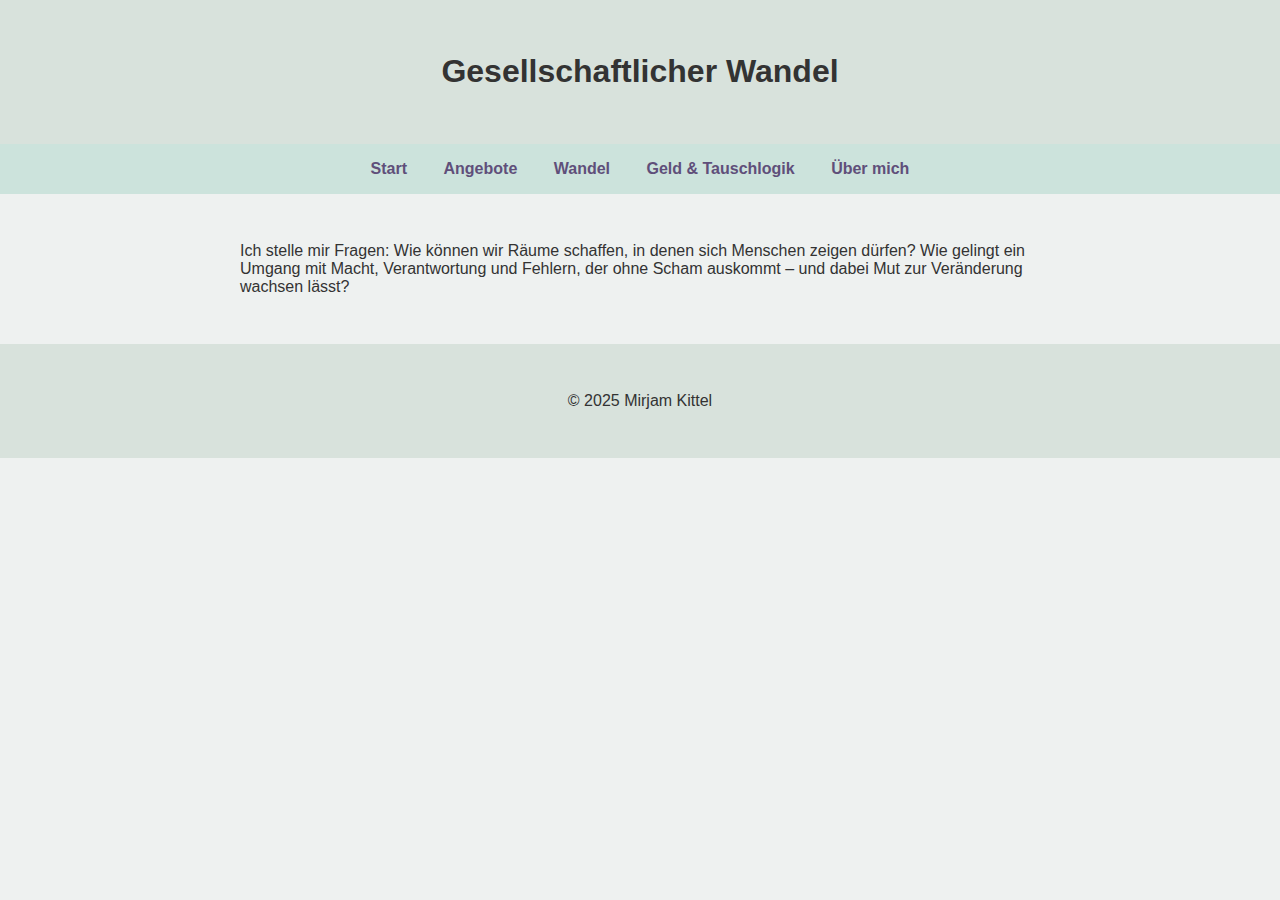
<file: wandel.html>
<!DOCTYPE html>
<html lang="de">
<head>
  <meta charset="utf-8">
  <meta name="viewport" content="width=device-width, initial-scale=1">
  <title>Gesellschaftlicher Wandel – systemischer-wandel.de</title>
  <meta name="description" content="Impulse, Fragen und Perspektiven auf Veränderung, Gewaltfreiheit und Verantwortungsübernahme.">
  <style>
    body { margin: 0; font-family: sans-serif; background: #eef1f0; color: #333; }
    header, footer { background: #d8e2dc; padding: 2em 1em; text-align: center; }
    nav { background: #cce3dc; padding: 1em; text-align: center; }
    nav a { margin: 0 1em; color: #5f4f7a; text-decoration: none; font-weight: bold; }
    main { padding: 2em; max-width: 800px; margin: auto; }
  </style>
</head>
<body>
  <header>
    <h1>Gesellschaftlicher Wandel</h1>
  </header>
  <nav>
    <a href="start.html">Start</a>
    <a href="angebot.html">Angebote</a>
    <a href="wandel.html">Wandel</a>
    <a href="geld.html">Geld & Tauschlogik</a>
    <a href="about.html">Über mich</a>
  </nav>
  <main>
    <p>Ich stelle mir Fragen: Wie können wir Räume schaffen, in denen sich Menschen zeigen dürfen? Wie gelingt ein Umgang mit Macht, Verantwortung und Fehlern, der ohne Scham auskommt – und dabei Mut zur Veränderung wachsen lässt?</p>
  </main>
  <footer>
    <p>&copy; 2025 Mirjam Kittel</p>
  </footer>
</body>
</html>
</file>
<file: styles.css>
/* ------------------------------
   Farbpalette Salbei
------------------------------ */
:root {
  --salbei-hell:   #F3F7F5;
  --salbei:        #D7E8E1;
  --salbei-dunkel: #A3C4BC;
  --salbei-tief:   #2F3E39;
  --accent:        #6B8F71;
  --white:         #FFFFFF;

  /* optionale Akzentflächen */
  --ich-bg:           #F6F4F1;
  --wir-bg:           #D7E8E1;
  --gesellschaft-bg:  #F5F0DA;

  --page-pad: 6vw;
  --content-max: 1100px;
  --narrow-max: 800px;
}

* { box-sizing: border-box; }

html, body { width: 100%; }

body {
  margin: 0;
  font-family: system-ui, -apple-system, BlinkMacSystemFont, "Segoe UI", sans-serif;
  background: var(--salbei-hell);
  color: var(--salbei-tief);
  line-height: 1.6;
}

a { color: inherit; }

/* ------------------------------
   GLOBAL: Abstand überall
   (damit nichts mehr am Rand klebt)
------------------------------ */
main,
section,
.page-wrap,
.container,
.content,
.narrow,
.offer-section,
.offers,
#intro,
#wirksam,
#werte,
#ueber,
#kontakt {
  padding-left: var(--page-pad);
  padding-right: var(--page-pad);
}

/* Inhalte zentrieren + Max-Breite */
main,
section,
.page-wrap,
.container,
.content,
.offers,
.offer-section,
#intro,
#werte,
#ueber {
  max-width: var(--content-max);
  margin-left: auto;
  margin-right: auto;
}

/* "narrow" */
.narrow,
section.narrow {
  max-width: var(--narrow-max);
  margin-left: auto;
  margin-right: auto;
}

/* ------------------------------
   Header / Navigation
------------------------------ */
header {
  position: sticky;
  top: 0;
  z-index: 20;
  background: var(--white);
  border-bottom: 1px solid rgba(0, 0, 0, 0.06);
  display: flex;
  align-items: center;
  justify-content: space-between;
  padding: 14px var(--page-pad);
}

.logo-text {
  font-weight: 700;
  letter-spacing: 0.06em;
  text-transform: uppercase;
  font-size: 0.95rem;
  color: var(--accent);
}

nav {
  display: flex;
  gap: 1.5rem;
  font-size: 0.95rem;
}

nav a {
  text-decoration: none;
  position: relative;
}

nav a::after {
  content: "";
  position: absolute;
  left: 0;
  bottom: -4px;
  width: 0;
  height: 2px;
  background: var(--accent);
  transition: width 0.18s ease-out;
}

nav a:hover::after { width: 100%; }

/* Mobile Navi */
.nav-toggle {
  display: none;
  border: none;
  background: transparent;
  font-size: 1.4rem;
  cursor: pointer;
}

@media (max-width: 720px) {
  nav {
    display: none;
    position: absolute;
    right: 0;
    top: 100%;
    background: var(--white);
    padding: 12px 20px;
    box-shadow: 0 8px 18px rgba(0, 0, 0, 0.08);
    flex-direction: column;
    align-items: flex-start;
  }
  nav.open { display: flex; }
  .nav-toggle { display: block; }
}

/* ------------------------------
   Hero (alle Seiten) – volle Breite
------------------------------ */
.hero {
  min-height: 28vh;
  background: var(--salbei-dunkel);
  display: flex;
  align-items: center;
  justify-content: center;
  text-align: center;
  padding: 40px var(--page-pad) 48px;
  max-width: 100%;
  margin: 0;
}

.hero-inner {
  max-width: 760px;
  margin: 0 auto;
}

.hero h1 {
  font-size: clamp(1.6rem, 3vw, 2.3rem);
  letter-spacing: 0.1em;
  text-transform: uppercase;
  color: var(--white);
  margin: 0 0 14px;
}

.hero p {
  max-width: 640px;
  margin: 0 auto;
  color: rgba(255, 255, 255, 0.92);
  text-align: center;
}

/* ------------------------------
   Typografie / Blocksatz
------------------------------ */
p {
  text-align: justify;
  text-justify: inter-word;
  hyphens: auto;
}

.hero p,
.cta p,
.offers-lead,
.offers-note {
  text-align: center;
  hyphens: none;
}

/* ------------------------------
   Allgemeine Section-Styles
------------------------------ */
section {
  padding-top: 50px;
  padding-bottom: 50px;
}

h2 {
  font-size: 2rem;
  margin: 0 0 26px;
  text-align: center;
}

h3 {
  margin-top: 0;
  font-size: 1.25rem;
}

/* ------------------------------
   Startseite: Willkommen-Bereich
------------------------------ */
#intro { max-width: 1150px; }

.intro-layout {
  display: flex;
  gap: 40px;
  align-items: stretch;
}

.intro-image-wrapper {
  flex: 0 0 40%;
  border-radius: 20px;
  overflow: hidden;
  box-shadow: 0 12px 28px rgba(0, 0, 0, 0.12);
  position: relative;
  max-height: 420px;
}

.intro-photo {
  width: 100%;
  height: 100%;
  object-fit: cover;
  object-position: 50% 35%;
}

.intro-right {
  flex: 1;
  display: flex;
  flex-direction: column;
  justify-content: space-between;
}

.intro-right h2 {
  margin-top: 0;
  margin-bottom: 18px;
  text-align: left;
}

.intro-right p { margin-bottom: 1rem; }

@media (max-width: 900px) {
  .intro-layout { flex-direction: column; }
  .intro-image-wrapper { max-height: 360px; flex: 0 0 auto; }
  .intro-right h2 { text-align: center; }
}

/* ------------------------------
   Startseite: Wirksam werden
------------------------------ */
#wirksam { max-width: 1700px; }
#wirksam h2 { text-align: center; }

.grid {
  display: grid;
  grid-template-columns: repeat(auto-fit, minmax(260px, 1fr));
  gap: 24px;
}

@media (min-width: 1000px) {
  .grid { grid-template-columns: repeat(4, 1fr); }
}

/* Standard-Karte */
.card {
  background: var(--salbei);
  border-radius: 18px;
  padding: 24px;
  box-shadow: 0 6px 18px rgba(0, 0, 0, 0.08);
  transition: transform 0.16s ease, box-shadow 0.16s ease;
}

.card:hover {
  transform: translateY(-4px);
  box-shadow: 0 10px 26px rgba(0, 0, 0, 0.12);
}

.card ul {
  padding-left: 1.2rem;
  margin: 0 0 0.6rem;
}

/* ------------------------------
   Zitat (Startseite)
------------------------------ */
.quote {
  text-align: center;
  font-style: italic;
  max-width: 800px;
  margin: 0 auto;
}
.quote span {
  display: block;
  margin-top: 12px;
  font-style: normal;
  font-size: 0.9rem;
  opacity: 0.75;
}

/* ------------------------------
   Über-mich-Seite (Bild rechts)
------------------------------ */
.about-layout {
  display: grid;
  gap: 32px;
  grid-template-columns: minmax(0, 2fr) minmax(0, 1.3fr);
  align-items: center;
}

.about-photo-wrapper {
  display: flex;
  justify-content: center;
}

.about-photo {
  width: 100%;
  max-width: 260px;
  border-radius: 18px;
  object-fit: cover;
  box-shadow: 0 8px 20px rgba(0, 0, 0, 0.08);
}

@media (max-width: 880px) {
  .about-layout { grid-template-columns: 1fr; }
  .about-photo-wrapper { order: -1; }
}

/* ------------------------------
   Angebote-Seite – Aktuelle Angebote
------------------------------ */
.offers {
  padding-top: 60px;
  padding-bottom: 60px;
  max-width: var(--content-max);
}

.offers-inner {
  max-width: var(--content-max);
  margin: 0 auto;
}

.offers h2 { margin: 0 0 18px; }

.offers-lead {
  max-width: 820px;
  margin: 0 auto 26px;
}

.offers-link {
  display: inline-block;
  margin-left: 6px;
  font-weight: 700;
  text-decoration: none;
  border-bottom: 2px solid rgba(107, 143, 113, 0.35);
}
.offers-link:hover { border-bottom-color: rgba(107, 143, 113, 0.8); }

.offers-grid {
  display: grid;
  gap: 18px;
  grid-template-columns: repeat(auto-fit, minmax(240px, 1fr));
  margin-top: 18px;
}

/* Karte: Aktuelle Angebote */
.offers-grid .offer-card {
  border-radius: 18px;
  padding: 18px 18px 16px;
  box-shadow: 0 6px 18px rgba(0, 0, 0, 0.08);
  background: var(--salbei);
}

.offer-a { background: #D7E8E1; } /* salbei */
.offer-b { background: #E4EEE9; } /* heller */
.offer-c { background: #DDEBE5; } /* dazwischen */

.offers-grid .offer-card h3 {
  margin: 0 0 8px;
  font-size: 1.1rem;
}

.offer-with {
  font-weight: 500;
  opacity: 0.85;
  font-size: 0.95em;
}

.offer-meta { margin: 0 0 8px; opacity: 0.92; }

.offer-dates {
  margin: 0 0 10px;
  font-weight: 600;
  letter-spacing: 0.01em;
}

.offer-text { margin: 0; }

.offers-note {
  margin: 18px auto 0;
  max-width: 820px;
  opacity: 0.8;
}

/* Blocksatz in Angeboten lieber linksbündig fürs Lesen */
.offers p {
  text-align: left;
  hyphens: auto;
}

@media (max-width: 720px) {
  .offers-lead,
  .offers-note { text-align: left; }
}

/* ------------------------------
   Angebote-Seite – Drei Ebenen / Chips
------------------------------ */
.badge-row {
  display: flex;
  flex-wrap: wrap;
  justify-content: center;
  gap: 0.6rem;
  margin-top: 0.6rem;
}

.badge {
  padding: 6px 14px;
  border-radius: 999px;
  font-size: 0.8rem;
  letter-spacing: 0.08em;
  text-transform: uppercase;
  border: 1px solid rgba(47, 62, 57, 0.18);
  background: rgba(255, 255, 255, 0.9);
  white-space: nowrap;
}

.offer-section {
  margin-top: 3.5rem;
}

.offer-section:first-of-type { margin-top: 2.8rem; }

.offer-label {
  font-size: 0.8rem;
  letter-spacing: 0.16em;
  text-transform: uppercase;
  opacity: 0.7;
  margin-bottom: 0.3rem;
  text-align: left;
}

.offer-section h2 {
  text-align: center;
  margin-bottom: 0.2rem;
}

.offer-section > p {
  margin-top: 0.4rem;
  margin-bottom: 1.2rem;
}

/* Raster für Angebots-Karten (ICH/WIR/GESELLSCHAFT) */
.offer-grid {
  margin-top: 1.4rem;
  display: grid;
  grid-template-columns: repeat(auto-fit, minmax(260px, 1fr));
  gap: 22px;
}

/* Karte: Ebenen */
.offer-grid .offer-card {
  border-radius: 18px;
  padding: 20px 22px;
  box-shadow: 0 6px 18px rgba(0, 0, 0, 0.08);
  transition: transform 0.16s ease, box-shadow 0.16s ease;
}

.offer-grid .offer-card:hover {
  transform: translateY(-3px);
  box-shadow: 0 10px 26px rgba(0, 0, 0, 0.12);
}

.offer-grid .offer-card h3 { margin-bottom: 0.5rem; }

.offer-grid .offer-card p { margin-bottom: 0.6rem; }

/* Farbcodes pro Ebene */
.offer-card--ich { background: #D7E8E1; }
.offer-card--wir { background: #E4EEE9; }
.offer-card--gesellschaft { background: #DDEBE5; }

/* ------------------------------
   Kontakt / Neugierig – volle Breite
------------------------------ */
.cta {
  background: var(--salbei-dunkel);
  color: var(--white);
  text-align: center;
  max-width: 100%;
  margin: 0;
  padding: 60px var(--page-pad);
}

.cta h2 {
  margin-bottom: 16px;
  text-align: center;
}

.cta p {
  max-width: 640px;
  margin: 0 auto 26px;
}

.btn-pill {
  display: inline-block;
  padding: 10px 26px;
  border-radius: 999px;
  border: 1px solid var(--white);
  color: #666;
  background: var(--white);
  font-weight: 600;
  font-size: 0.95rem;
  text-decoration: none;
  transition: transform 0.15s ease, box-shadow 0.15s ease,
    background 0.15s ease, color 0.15s ease;
  white-space: nowrap;
  margin-top: 8px;
}

.btn-pill:hover {
  transform: translateY(-2px);
  box-shadow: 0 7px 18px rgba(0, 0, 0, 0.12);
}

/* ------------------------------
   Footer – volle Breite, aber mit Innenabstand
------------------------------ */
footer {
  padding: 30px var(--page-pad) 40px;
  text-align: center;
  font-size: 0.85rem;
  color: rgba(47, 62, 57, 0.7);
  max-width: 100%;
  margin: 0;
}
/* ------------------------------
   Textausrichtung – Blocksatz
------------------------------ */

p {
  text-align: justify;
  text-justify: inter-word;
  hyphens: auto;
}

/* Ausnahmen: zentrierte Bereiche */
.hero p,
.cta p,
footer p {
  text-align: center;
  hyphens: none;
}
</file>
